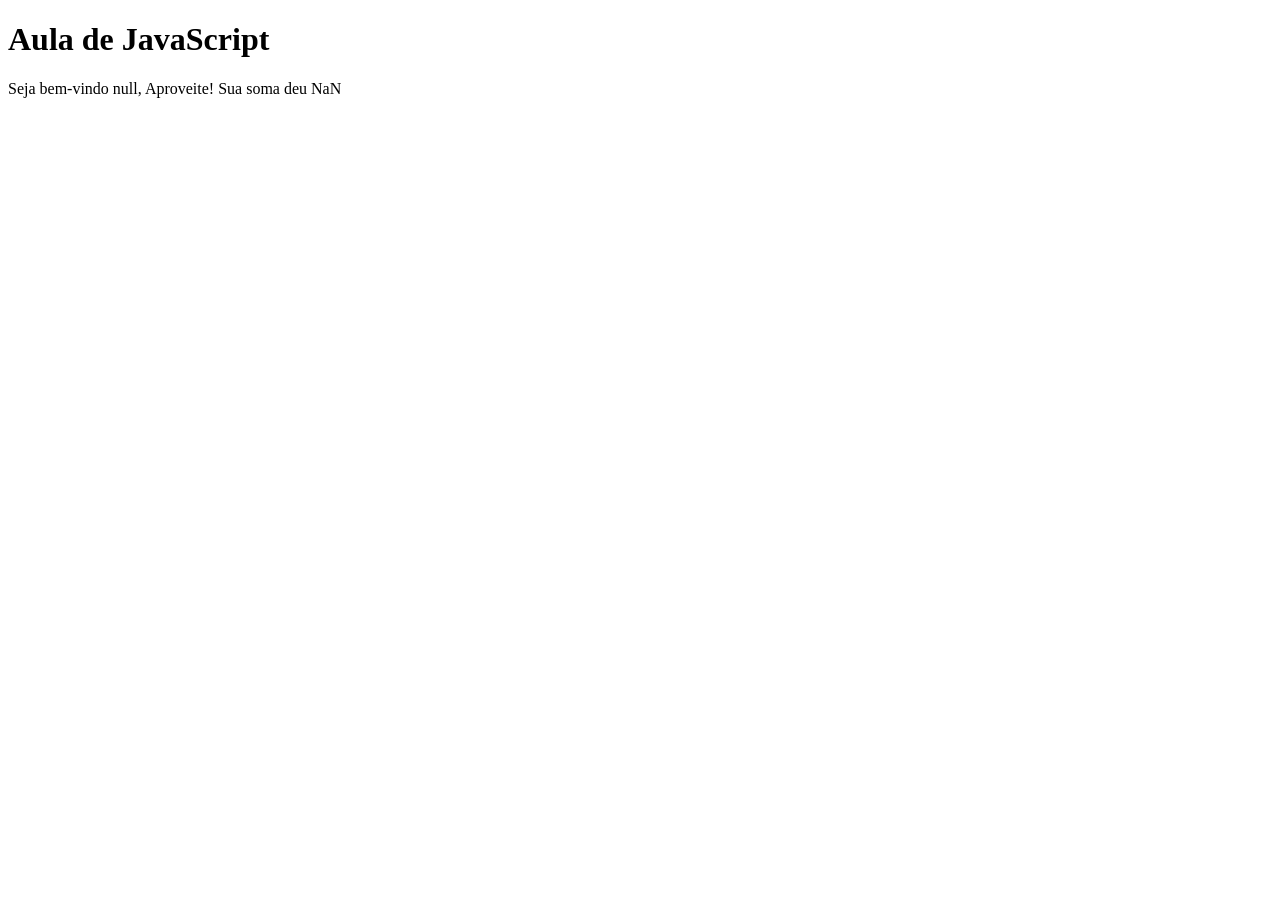
<file: Aula_de_JS/index.html>
<!DOCTYPE html>
<html lang="pt-br">
<head>
    <meta charset="UTF-8">
    <meta name="viewport" content="width=device-width, initial-scale=1.0">
    <title>Document</title>
</head>
<body>
    <h1>Aula de JavaScript</h1>
    <script src="script.js"></script>
</body>

</html>
</file>
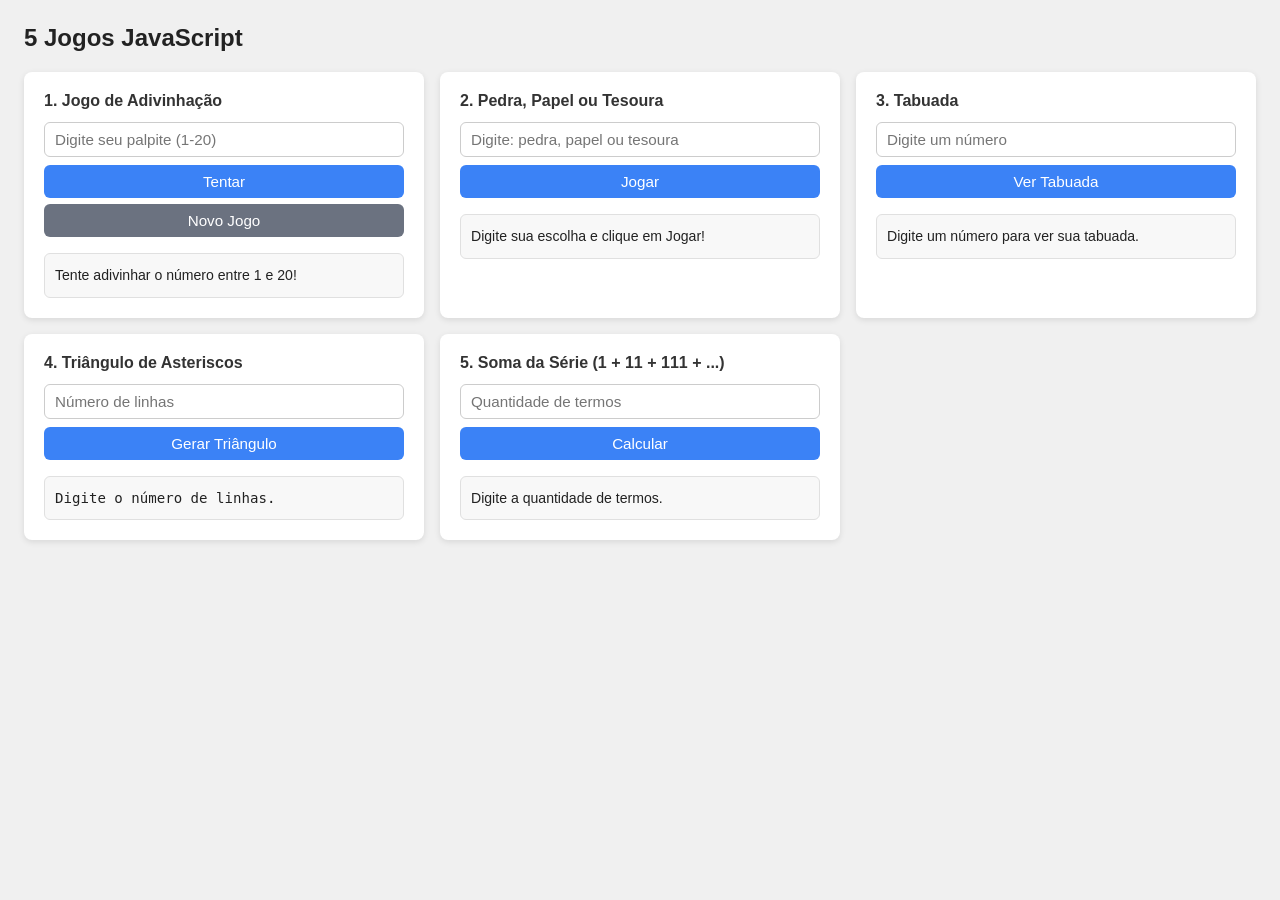
<file: Atividade_JS/projeto/index.html>
<!DOCTYPE html>
<html lang="pt-BR">
<head>
  <meta charset="UTF-8">
  <meta name="viewport" content="width=device-width, initial-scale=1.0">
  <title>5 Jogos JavaScript</title>
  <style>
    * { box-sizing: border-box; margin: 0; padding: 0; }
    body { font-family: sans-serif; background: #f0f0f0; padding: 24px; color: #222; }
    h1 { margin-bottom: 20px; font-size: 1.5rem; }
    .grid { display: grid; grid-template-columns: repeat(auto-fit, minmax(300px, 1fr)); gap: 16px; }
    .card { background: #fff; border-radius: 8px; padding: 20px; box-shadow: 0 2px 6px rgba(0,0,0,0.1); }
    .card h2 { font-size: 1rem; margin-bottom: 12px; color: #333; }
    .card input {
      width: 100%;
      padding: 8px 10px;
      border: 1px solid #ccc;
      border-radius: 6px;
      font-size: 0.95rem;
      margin-bottom: 8px;
    }
    .card button {
      width: 100%;
      padding: 8px;
      background: #3b82f6;
      color: #fff;
      border: none;
      border-radius: 6px;
      cursor: pointer;
      font-size: 0.95rem;
      margin-bottom: 6px;
    }
    .card button:hover { background: #2563eb; }
    .card button.secondary { background: #6b7280; }
    .card button.secondary:hover { background: #4b5563; }
    .output {
      margin-top: 10px;
      background: #f8f8f8;
      border: 1px solid #e0e0e0;
      border-radius: 6px;
      padding: 10px;
      font-size: 0.88rem;
      min-height: 40px;
      white-space: pre-wrap;
      line-height: 1.6;
    }
    .error { color: #dc2626; }
    .success { color: #16a34a; font-weight: bold; }
    .info { color: #2563eb; }
    .hint { color: #7c3aed; }
  </style>
</head>
<body>
  <h1>5 Jogos JavaScript</h1>
  <div class="grid">

    <div class="card">
      <h2>1. Jogo de Adivinhação</h2>
      <input type="text" id="palpite" placeholder="Digite seu palpite (1-20)">
      <button onclick="adivinhar()">Tentar</button>
      <button class="secondary" onclick="resetarAdivinhacao()">Novo Jogo</button>
      <div class="output" id="outputAdivinhacao">Tente adivinhar o número entre 1 e 20!</div>
    </div>

    <div class="card">
      <h2>2. Pedra, Papel ou Tesoura</h2>
      <input type="text" id="escolhaUsuario" placeholder="Digite: pedra, papel ou tesoura">
      <button onclick="jogarPPS()">Jogar</button>
      <div class="output" id="outputPPS">Digite sua escolha e clique em Jogar!</div>
    </div>

    <div class="card">
      <h2>3. Tabuada</h2>
      <input type="text" id="numTabuada" placeholder="Digite um número">
      <button onclick="mostrarTabuada()">Ver Tabuada</button>
      <div class="output" id="outputTabuada">Digite um número para ver sua tabuada.</div>
    </div>

    <div class="card">
      <h2>4. Triângulo de Asteriscos</h2>
      <input type="text" id="numLinhas" placeholder="Número de linhas">
      <button onclick="mostrarTriangulo()">Gerar Triângulo</button>
      <div class="output" id="outputTriangulo" style="font-family: monospace;">Digite o número de linhas.</div>
    </div>

    <div class="card">
      <h2>5. Soma da Série (1 + 11 + 111 + ...)</h2>
      <input type="text" id="numTermos" placeholder="Quantidade de termos">
      <button onclick="calcularSoma()">Calcular</button>
      <div class="output" id="outputSoma">Digite a quantidade de termos.</div>
    </div>

  </div>

  <script>
    let numeroSecreto = Math.floor(Math.random() * 20) + 1;
    let tentativas = 0;

    function adivinhar() {
      const input = document.getElementById("palpite");
      const output = document.getElementById("outputAdivinhacao");
      const palpite = parseInt(input.value);

      if (isNaN(palpite) || palpite < 1 || palpite > 20) {
        output.innerHTML = '<span class="error">Digite um número válido entre 1 e 20!</span>';
        return;
      }

      tentativas++;

      if (palpite === numeroSecreto) {
        output.innerHTML = `<span class="success">Parabéns! Você acertou em ${tentativas} tentativa(s)!</span>`;
      } else if (palpite < numeroSecreto) {
        output.innerHTML = `<span class="hint">${palpite} → O número secreto é MAIOR! (tentativa ${tentativas})</span>`;
      } else {
        output.innerHTML = `<span class="hint">${palpite} → O número secreto é MENOR! (tentativa ${tentativas})</span>`;
      }

      input.value = "";
    }

    function resetarAdivinhacao() {
      numeroSecreto = Math.floor(Math.random() * 20) + 1;
      tentativas = 0;
      document.getElementById("palpite").value = "";
      document.getElementById("outputAdivinhacao").innerHTML = "Novo jogo iniciado! Tente adivinhar o número entre 1 e 20!";
    }

    function jogarPPS() {
      const output = document.getElementById("outputPPS");
      const escolhaUsuario = document.getElementById("escolhaUsuario").value.toLowerCase().trim();
      const opcoes = ["pedra", "papel", "tesoura"];

      if (!opcoes.includes(escolhaUsuario)) {
        output.innerHTML = '<span class="error">Digite exatamente: pedra, papel ou tesoura!</span>';
        return;
      }

      const escolhaComputador = opcoes[Math.floor(Math.random() * 3)];

      let resultado = "";
      if (escolhaUsuario === escolhaComputador) {
        resultado = '<span class="info">Empate!</span>';
      } else if (
        (escolhaUsuario === "pedra" && escolhaComputador === "tesoura") ||
        (escolhaUsuario === "papel" && escolhaComputador === "pedra") ||
        (escolhaUsuario === "tesoura" && escolhaComputador === "papel")
      ) {
        resultado = '<span class="success">Você VENCEU!</span>';
      } else {
        resultado = '<span class="error">Você PERDEU!</span>';
      }

      output.innerHTML =
        `Você: ${escolhaUsuario}\n` +
        `Computador: ${escolhaComputador}\n\n` +
        resultado;
    }

    function mostrarTabuada() {
      const output = document.getElementById("outputTabuada");
      const numero = parseInt(document.getElementById("numTabuada").value);

      if (isNaN(numero)) {
        output.innerHTML = '<span class="error">Por favor, digite um número válido!</span>';
        return;
      }

      let resultado = `Tabuada do ${numero}:\n`;
      for (let i = 1; i <= 10; i++) {
        resultado += `${numero} x ${i} = ${numero * i}\n`;
      }

      output.textContent = resultado;
    }

    function mostrarTriangulo() {
      const output = document.getElementById("outputTriangulo");
      const linhas = parseInt(document.getElementById("numLinhas").value);

      if (isNaN(linhas) || linhas <= 0) {
        output.innerHTML = '<span class="error">Digite um número válido maior que zero!</span>';
        return;
      }

      if (linhas > 20) {
        output.innerHTML = '<span class="error">Use no máximo 20 linhas!</span>';
        return;
      }

      let triangulo = "";
      for (let i = 1; i <= linhas; i++) {
        triangulo += "*".repeat(i) + "\n";
      }

      output.textContent = triangulo;
    }

    function calcularSoma() {
      const output = document.getElementById("outputSoma");
      const n = parseInt(document.getElementById("numTermos").value);

      if (isNaN(n) || n <= 0) {
        output.innerHTML = '<span class="error">Digite um número válido maior que zero!</span>';
        return;
      }

      if (n > 15) {
        output.innerHTML = '<span class="error">Use no máximo 15 termos!</span>';
        return;
      }

      let soma = 0;
      let termo = 0;
      let partes = [];

      for (let i = 1; i <= n; i++) {
        termo = termo * 10 + 1;
        soma += termo;
        partes.push(termo);
      }

      const somaFormatada = soma.toLocaleString("pt-BR");

      output.innerHTML =
        partes.join(" + ") + "\n\n" +
        `<span class="success">A soma é: ${somaFormatada}</span>`;
    }
  </script>
</body>
</html>
</file>
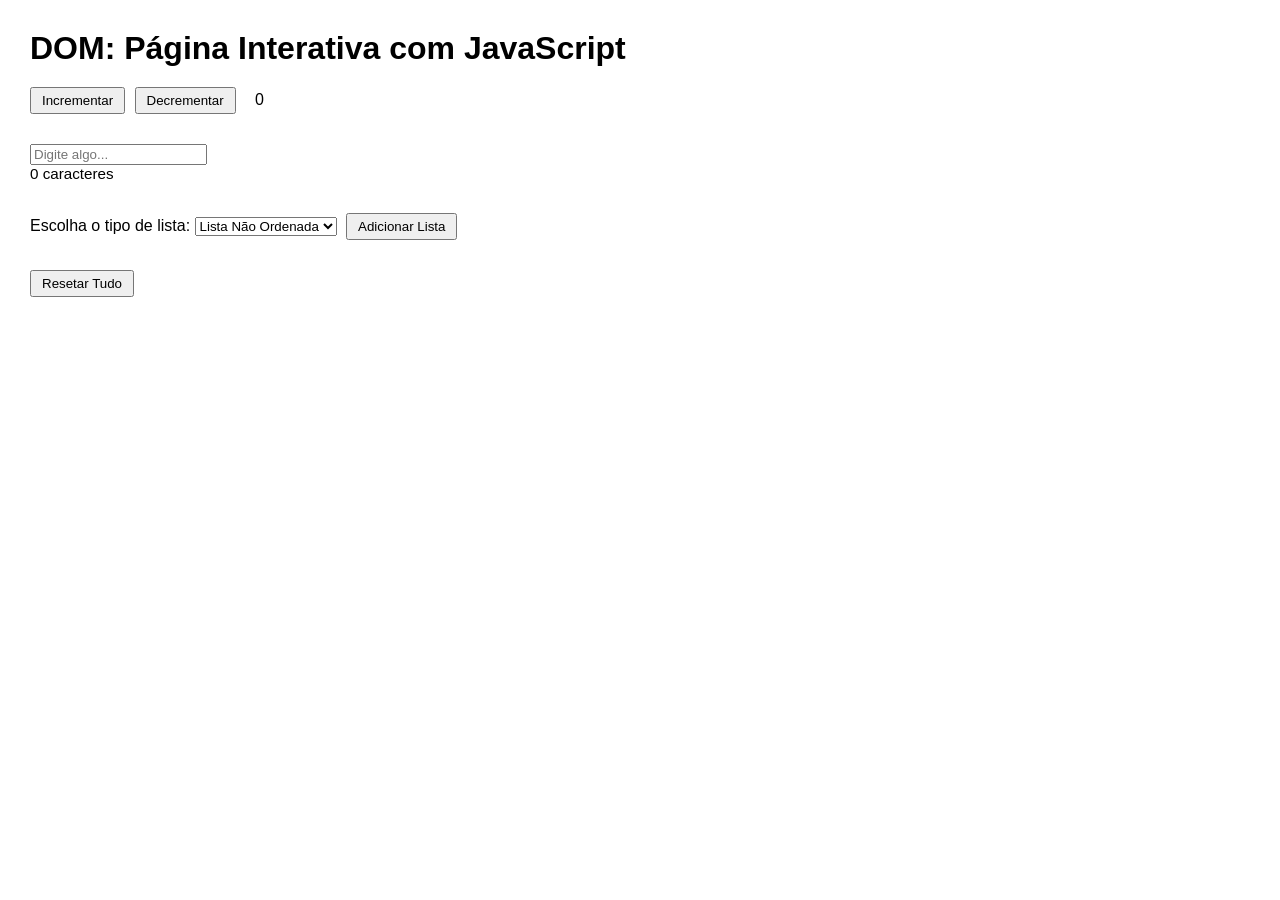
<file: contador_de_cliques/atividade2_dom.html>
<!DOCTYPE html>
<html lang="pt-BR">
<head>
  <meta charset="UTF-8">
  <title>DOM: Página Interativa com JavaScript</title>
  <style>
    body {
      font-family: Arial, sans-serif;
      margin: 30px;
    }

    h1 { margin-bottom: 20px; }

    section {
      margin-bottom: 30px;
    }

    button {
      margin-right: 5px;
      padding: 4px 10px;
      cursor: pointer;
    }

    #contador {
      display: inline;
      margin-left: 10px;
      font-size: 1rem;
    }

    #char-count {
      font-size: 0.95rem;
      margin-top: 4px;
    }

    #paragrafos p {
      margin: 4px 0;
    }

    #lista-container {
      margin-top: 10px;
    }

    select {
      margin-right: 5px;
    }
  </style>
</head>
<body>

  <h1>DOM: Página Interativa com JavaScript</h1>

  <!-- 1. Contador -->
  <section>
    <button id="btn-inc">Incrementar</button>
    <button id="btn-dec">Decrementar</button>
    <p id="contador">0</p>
  </section>

  <!-- 2. Campo de texto + contador de caracteres -->
  <section>
    <input type="text" id="campo-texto" placeholder="Digite algo..."><br>
    <span id="char-count">0 caracteres</span>
  </section>

  <!-- 3. Parágrafos adicionados dinamicamente -->
  <section id="paragrafos"></section>

  <!-- 4. Adicionar lista -->
  <section>
    <label for="tipo-lista">Escolha o tipo de lista:</label>
    <select id="tipo-lista">
      <option value="ul">Lista Não Ordenada</option>
      <option value="ol">Lista Ordenada</option>
    </select>
    <button id="btn-lista">Adicionar Lista</button>
    <div id="lista-container"></div>
  </section>

  <!-- 5. Reset -->
  <section>
    <button id="btn-reset">Resetar Tudo</button>
  </section>

  <script>
    // --- Contador ---
    var contador = 0;
    var elContador = document.getElementById('contador');
    var btnInc = document.getElementById('btn-inc');
    var btnDec = document.getElementById('btn-dec');

    btnInc.addEventListener('click', function () {
      contador++;
      elContador.textContent = contador;
    });

    btnDec.addEventListener('click', function () {
      if (contador === 0) {
        alert('O contador já está em zero!');
      } else {
        contador--;
        elContador.textContent = contador;
      }
    });

    // --- Campo de texto ---
    var campoTexto = document.getElementById('campo-texto');
    var charCount = document.getElementById('char-count');
    var secParagrafos = document.getElementById('paragrafos');

    campoTexto.addEventListener('input', function () {
      var semEspacos = campoTexto.value.replace(/ /g, '');
      charCount.textContent = semEspacos.length + ' caracteres';
    });

    campoTexto.addEventListener('keydown', function (e) {
      if (e.key === 'Enter' && campoTexto.value.trim() !== '') {
        var p = document.createElement('p');
        p.textContent = campoTexto.value;
        secParagrafos.appendChild(p);
        campoTexto.value = '';
        charCount.textContent = '0 caracteres';
      }
    });

    // --- Adicionar Lista ---
    var btnLista = document.getElementById('btn-lista');
    var tipoLista = document.getElementById('tipo-lista');
    var listaContainer = document.getElementById('lista-container');

    btnLista.addEventListener('click', function () {
      var tipo = tipoLista.value;
      var lista = document.createElement(tipo);

      for (var i = 1; i <= 3; i++) {
        var li = document.createElement('li');
        li.textContent = 'Item ' + i;
        lista.appendChild(li);
      }

      listaContainer.appendChild(lista);
    });

    // --- Reset ---
    var btnReset = document.getElementById('btn-reset');

    btnReset.addEventListener('click', function () {
      contador = 0;
      elContador.textContent = '0';
      campoTexto.value = '';
      charCount.textContent = '0 caracteres';
      secParagrafos.innerHTML = '';
      listaContainer.innerHTML = '';
    });
  </script>

</body>
</html>
</file>
